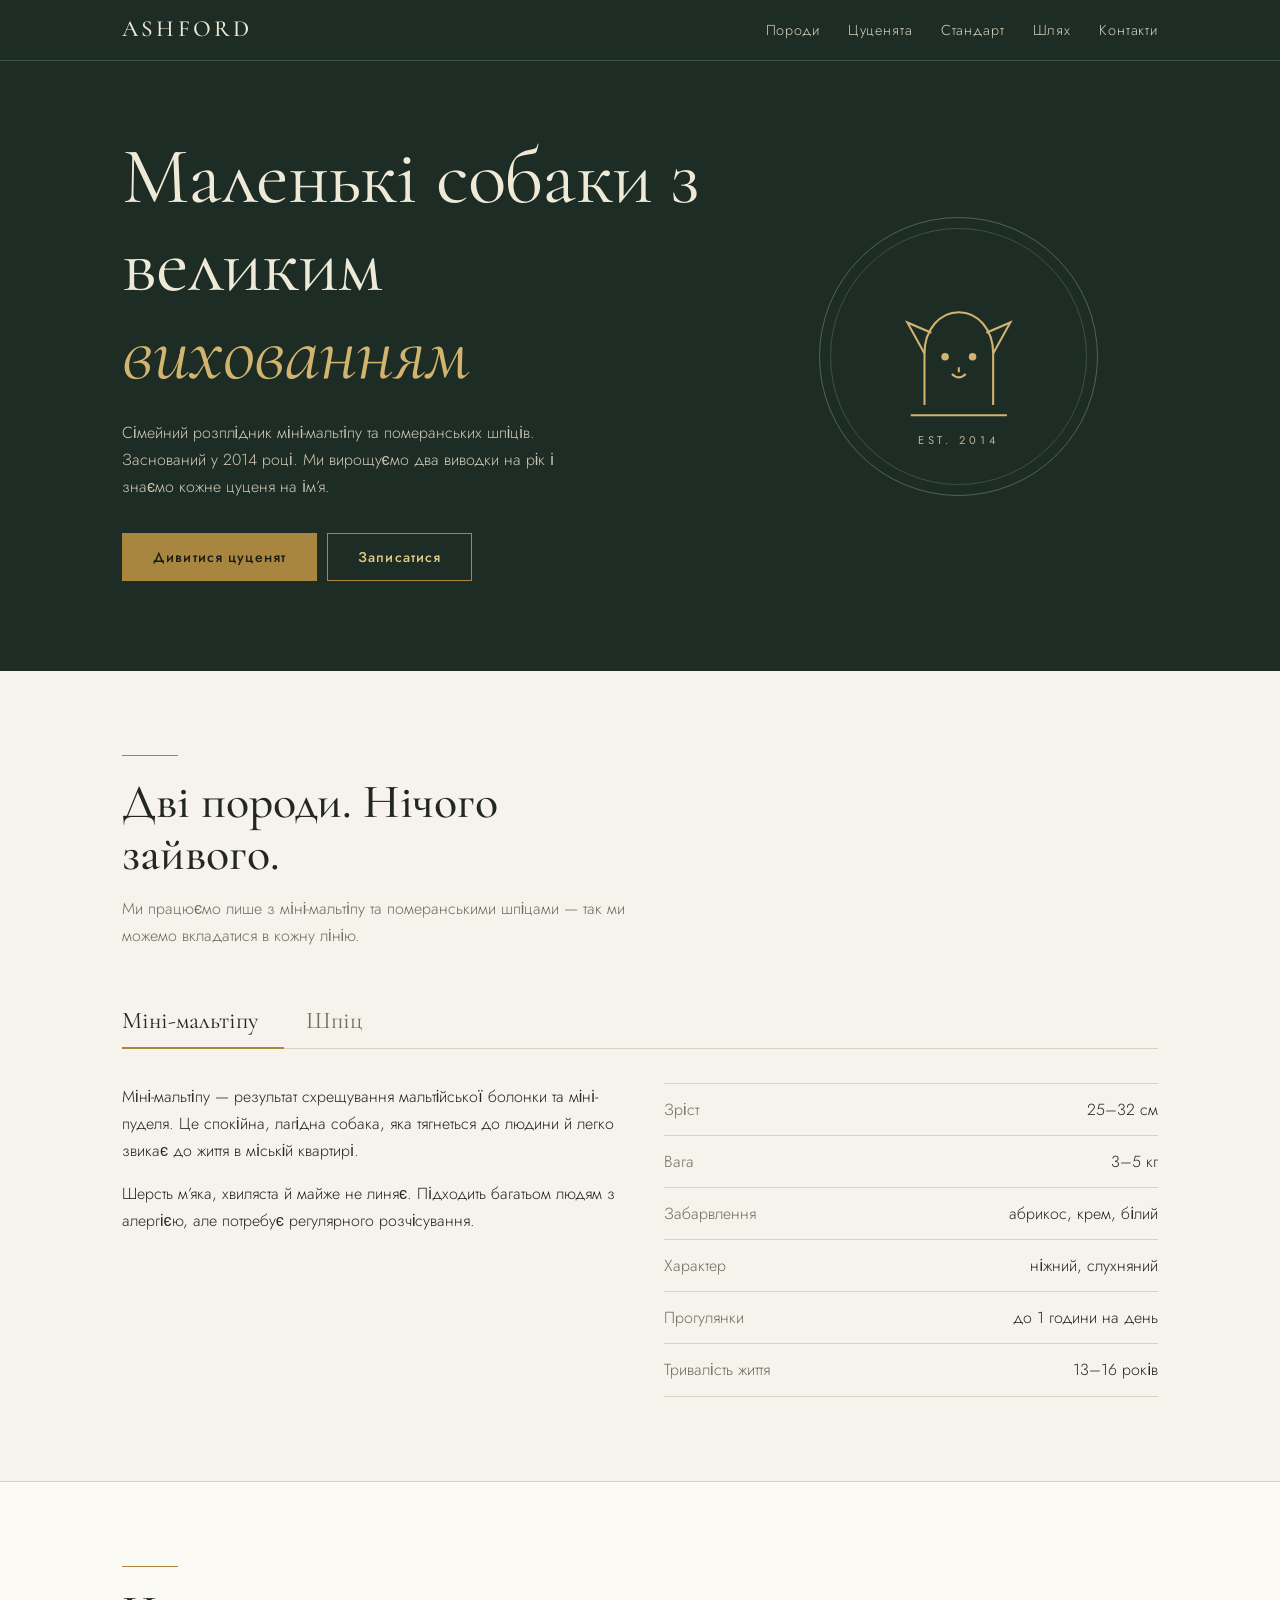
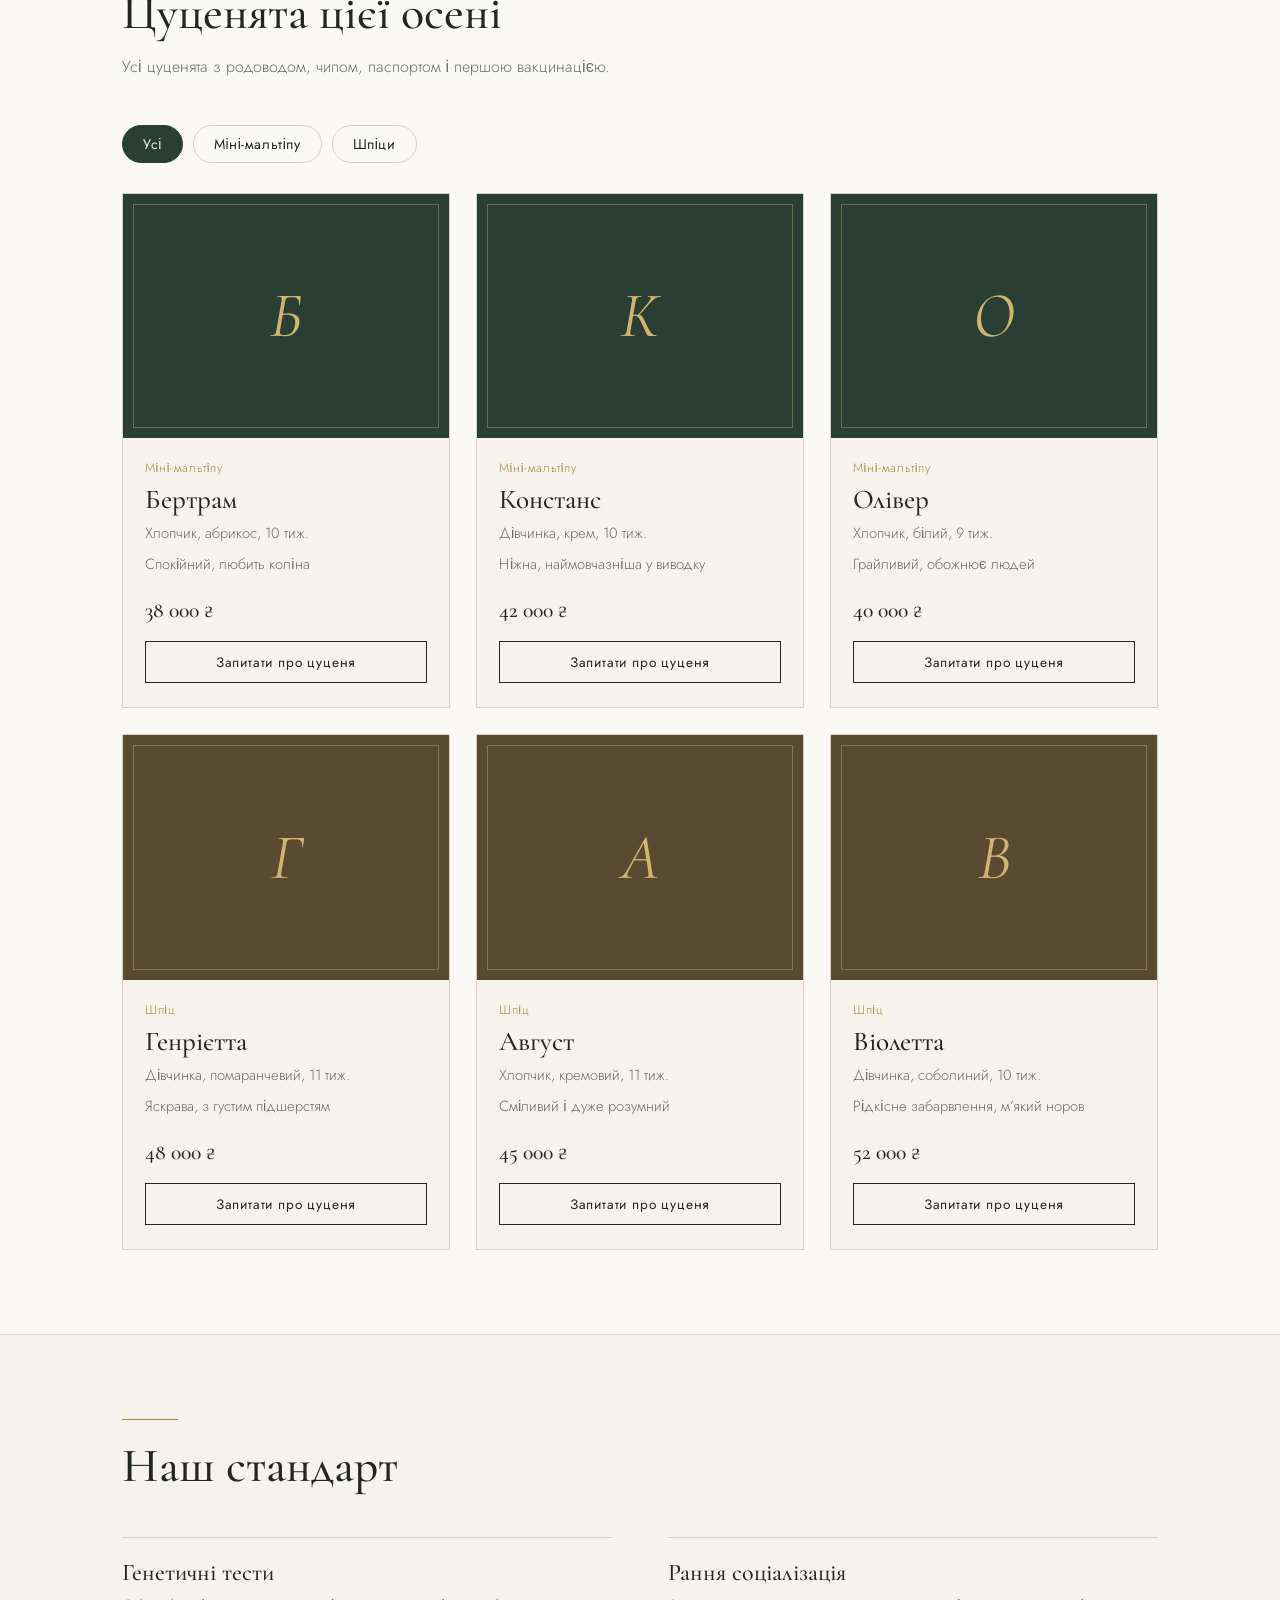
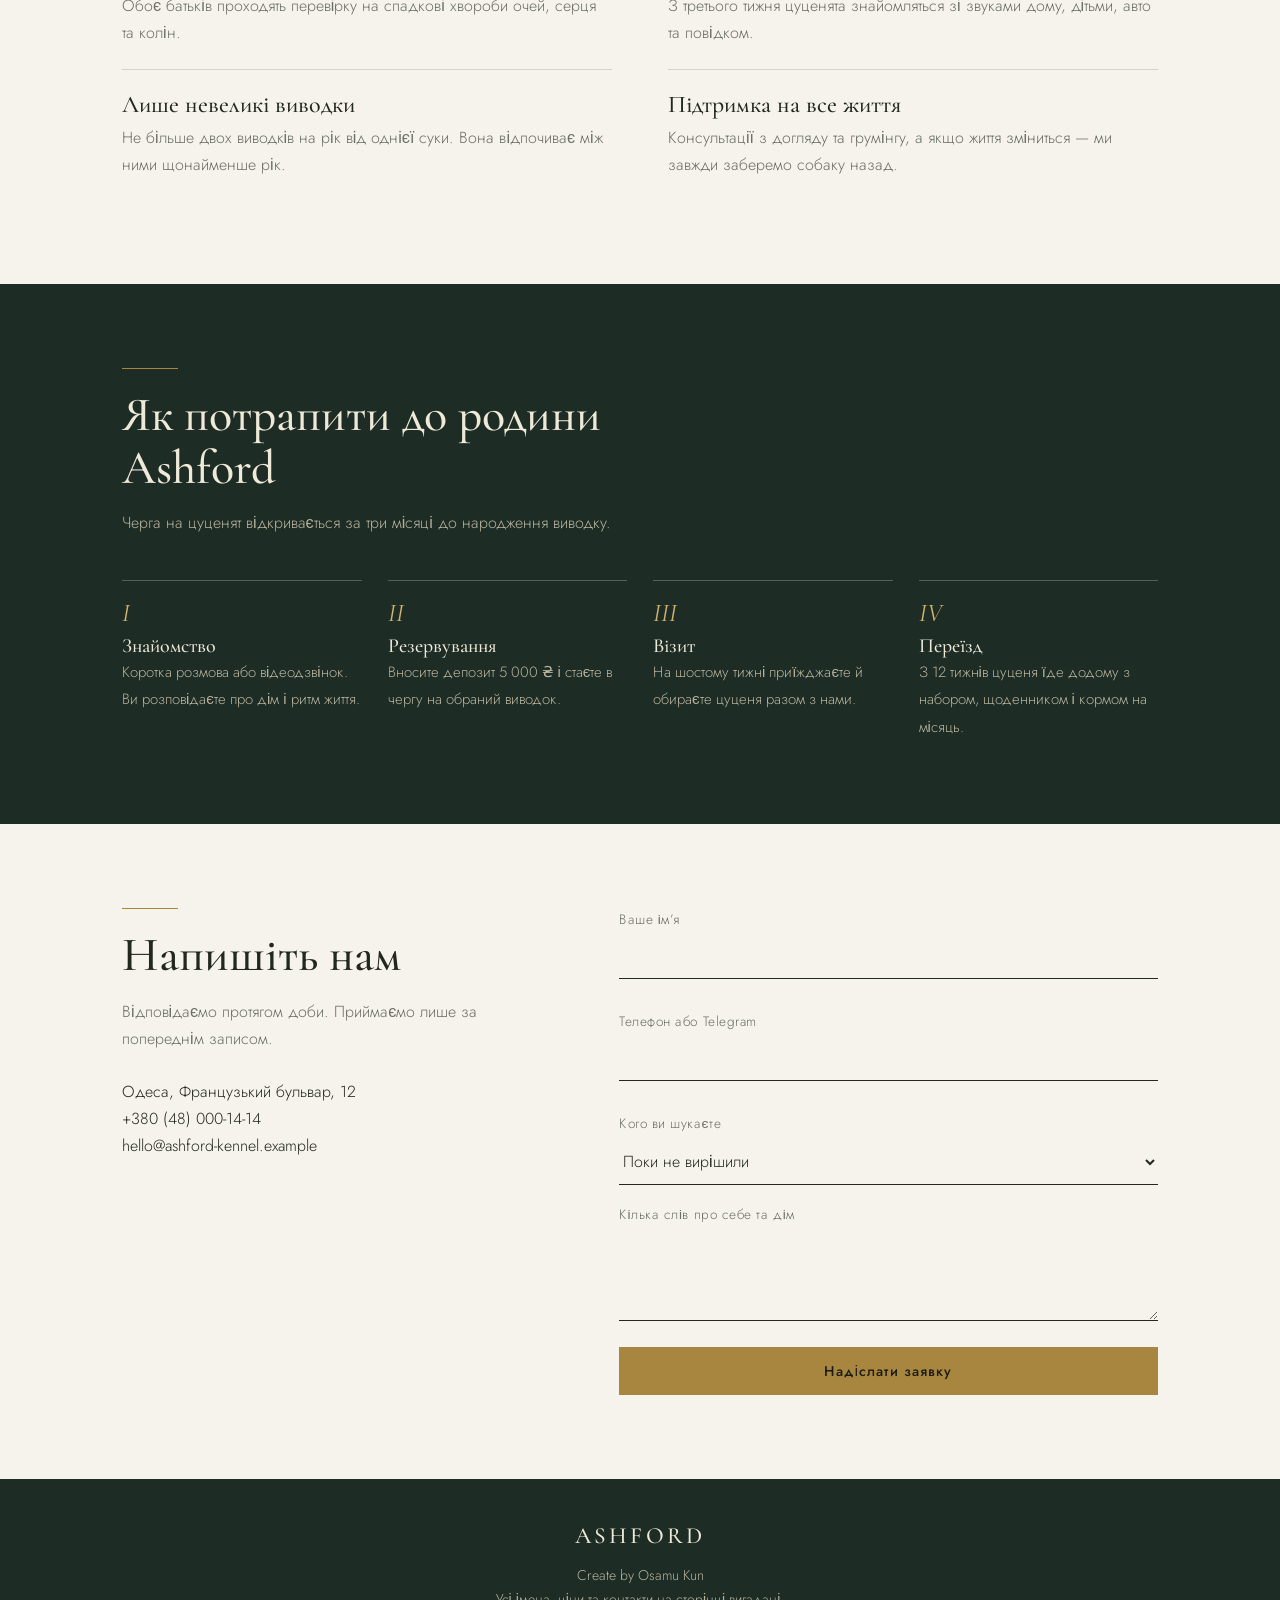
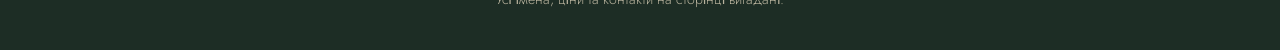
<file: index.html>
<!DOCTYPE html>
<html lang="uk">
<head>
<meta charset="utf-8">
<meta name="viewport" content="width=device-width, initial-scale=1, viewport-fit=cover">
<title>Ashford — розплідник міні-мальтіпу та шпіців</title>
<link rel="preconnect" href="https://fonts.googleapis.com">
<link href="https://fonts.googleapis.com/css2?family=Cormorant+Garamond:ital,wght@0,400;0,500;0,600;1,400&family=Jost:wght@300;400;500&display=swap&subset=cyrillic" rel="stylesheet">
<link rel="stylesheet" href="style.css">
</head>
<body>
<header>
  <div class="wrap bar">
    <a class="logo" href="#top">ASHFORD</a>
    <button class="burger" aria-label="Меню" aria-expanded="false"><span></span><span></span><span></span></button>
    <nav id="nav">
      <a href="#breeds">Породи</a><a href="#dogs">Цуценята</a><a href="#standard">Стандарт</a><a href="#path">Шлях</a><a href="#contact">Контакти</a>
    </nav>
  </div>
</header>

<main id="top">
<div class="hero">
  <div class="wrap">
    <div>
      <h1>Маленькі собаки з великим <i>вихованням</i></h1>
      <p>Сімейний розплідник міні-мальтіпу та померанських шпіців. Заснований у 2014 році. Ми вирощуємо два виводки на рік і знаємо кожне цуценя на ім’я.</p>
      <a class="btn" href="#dogs">Дивитися цуценят</a><a class="btn ghost" href="#contact">Записатися</a>
    </div>
    <div class="crest">
      <svg viewBox="0 0 100 100" fill="none" stroke="#d3b46f" stroke-width="1.2" aria-hidden="true">
        <path d="M30 78V48c0-14 9-24 20-24s20 10 20 24v30"/>
        <path d="M30 48 20 30l14 6M70 48l10-18-14 6"/>
        <circle cx="42" cy="50" r="1.6" fill="#d3b46f"/><circle cx="58" cy="50" r="1.6" fill="#d3b46f"/>
        <path d="M46 60q4 4 8 0M50 56v3"/>
        <path d="M22 84h56" />
      </svg>
      <small>EST. 2014</small>
    </div>
  </div>
</div>

<section id="breeds">
  <div class="wrap">
    <div class="head"><div class="rule"></div><h2>Дві породи. Нічого зайвого.</h2><p>Ми працюємо лише з міні-мальтіпу та померанськими шпіцами — так ми можемо вкладатися в кожну лінію.</p></div>
    <div class="tabs" role="tablist">
      <button class="tab" role="tab" aria-selected="true" data-b="mal">Міні-мальтіпу</button>
      <button class="tab" role="tab" aria-selected="false" data-b="spz">Шпіц</button>
    </div>
    <div class="breed" id="breedBox"></div>
  </div>
</section>

<section id="dogs" class="dogs-bg">
  <div class="wrap">
    <div class="head"><div class="rule"></div><h2>Цуценята цієї осені</h2><p>Усі цуценята з родоводом, чипом, паспортом і першою вакцинацією.</p></div>
    <div class="filters" id="filters">
      <button class="chip" aria-pressed="true" data-f="all">Усі</button>
      <button class="chip" aria-pressed="false" data-f="mal">Міні-мальтіпу</button>
      <button class="chip" aria-pressed="false" data-f="spz">Шпіци</button>
    </div>
    <div class="grid" id="grid"></div>
  </div>
</section>

<section id="standard">
  <div class="wrap">
    <div class="head"><div class="rule"></div><h2>Наш стандарт</h2></div>
    <div class="pro">
      <div><h3>Генетичні тести</h3><p>Обоє батьків проходять перевірку на спадкові хвороби очей, серця та колін.</p></div>
      <div><h3>Рання соціалізація</h3><p>З третього тижня цуценята знайомляться зі звуками дому, дітьми, авто та повідком.</p></div>
      <div><h3>Лише невеликі виводки</h3><p>Не більше двох виводків на рік від однієї суки. Вона відпочиває між ними щонайменше рік.</p></div>
      <div><h3>Підтримка на все життя</h3><p>Консультації з догляду та грумінгу, а якщо життя зміниться — ми завжди заберемо собаку назад.</p></div>
    </div>
  </div>
</section>

<section id="path" class="steps">
  <div class="wrap">
    <div class="head"><div class="rule"></div><h2>Як потрапити до родини Ashford</h2><p>Черга на цуценят відкривається за три місяці до народження виводку.</p></div>
    <ol class="tl">
      <li><b>Знайомство</b><span>Коротка розмова або відеодзвінок. Ви розповідаєте про дім і ритм життя.</span></li>
      <li><b>Резервування</b><span>Вносите депозит 5 000 ₴ і стаєте в чергу на обраний виводок.</span></li>
      <li><b>Візит</b><span>На шостому тижні приїжджаєте й обираєте цуценя разом з нами.</span></li>
      <li><b>Переїзд</b><span>З 12 тижнів цуценя їде додому з набором, щоденником і кормом на місяць.</span></li>
    </ol>
  </div>
</section>

<section id="contact">
  <div class="wrap contact">
    <div>
      <div class="rule"></div>
      <h2 style="font-size:clamp(2rem,4.5vw,3rem)">Напишіть нам</h2>
      <p style="color:var(--muted);margin:16px 0 26px">Відповідаємо протягом доби. Приймаємо лише за попереднім записом.</p>
      <p style="margin:0">Одеса, Французький бульвар, 12<br>+380 (48) 000-14-14<br>hello@ashford-kennel.example</p>
    </div>
    <div>
      <form id="form" novalidate>
        <div><label for="n">Ваше ім’я</label><input id="n" autocomplete="name"><div class="err" id="en"></div></div>
        <div><label for="p">Телефон або Telegram</label><input id="p" autocomplete="tel"><div class="err" id="ep"></div></div>
        <div><label for="s">Кого ви шукаєте</label>
          <select id="s"><option value="">Поки не вирішили</option><option>Міні-мальтіпу</option><option>Померанський шпіц</option></select></div>
        <div><label for="m">Кілька слів про себе та дім</label><textarea id="m" rows="3"></textarea></div>
        <button class="btn" type="submit">Надіслати заявку</button>
      </form>
      <div class="ok" id="ok"></div>
    </div>
  </div>
</section>
</main>

<footer>
  <div class="wrap"><a class="logo" href="#top">ASHFORD</a>Create by Osamu Kun<br>Усі імена, ціни та контакти на сторінці вигадані.</div>
</footer>

<script src="script.js"></script>
</body>
</html>
</file>
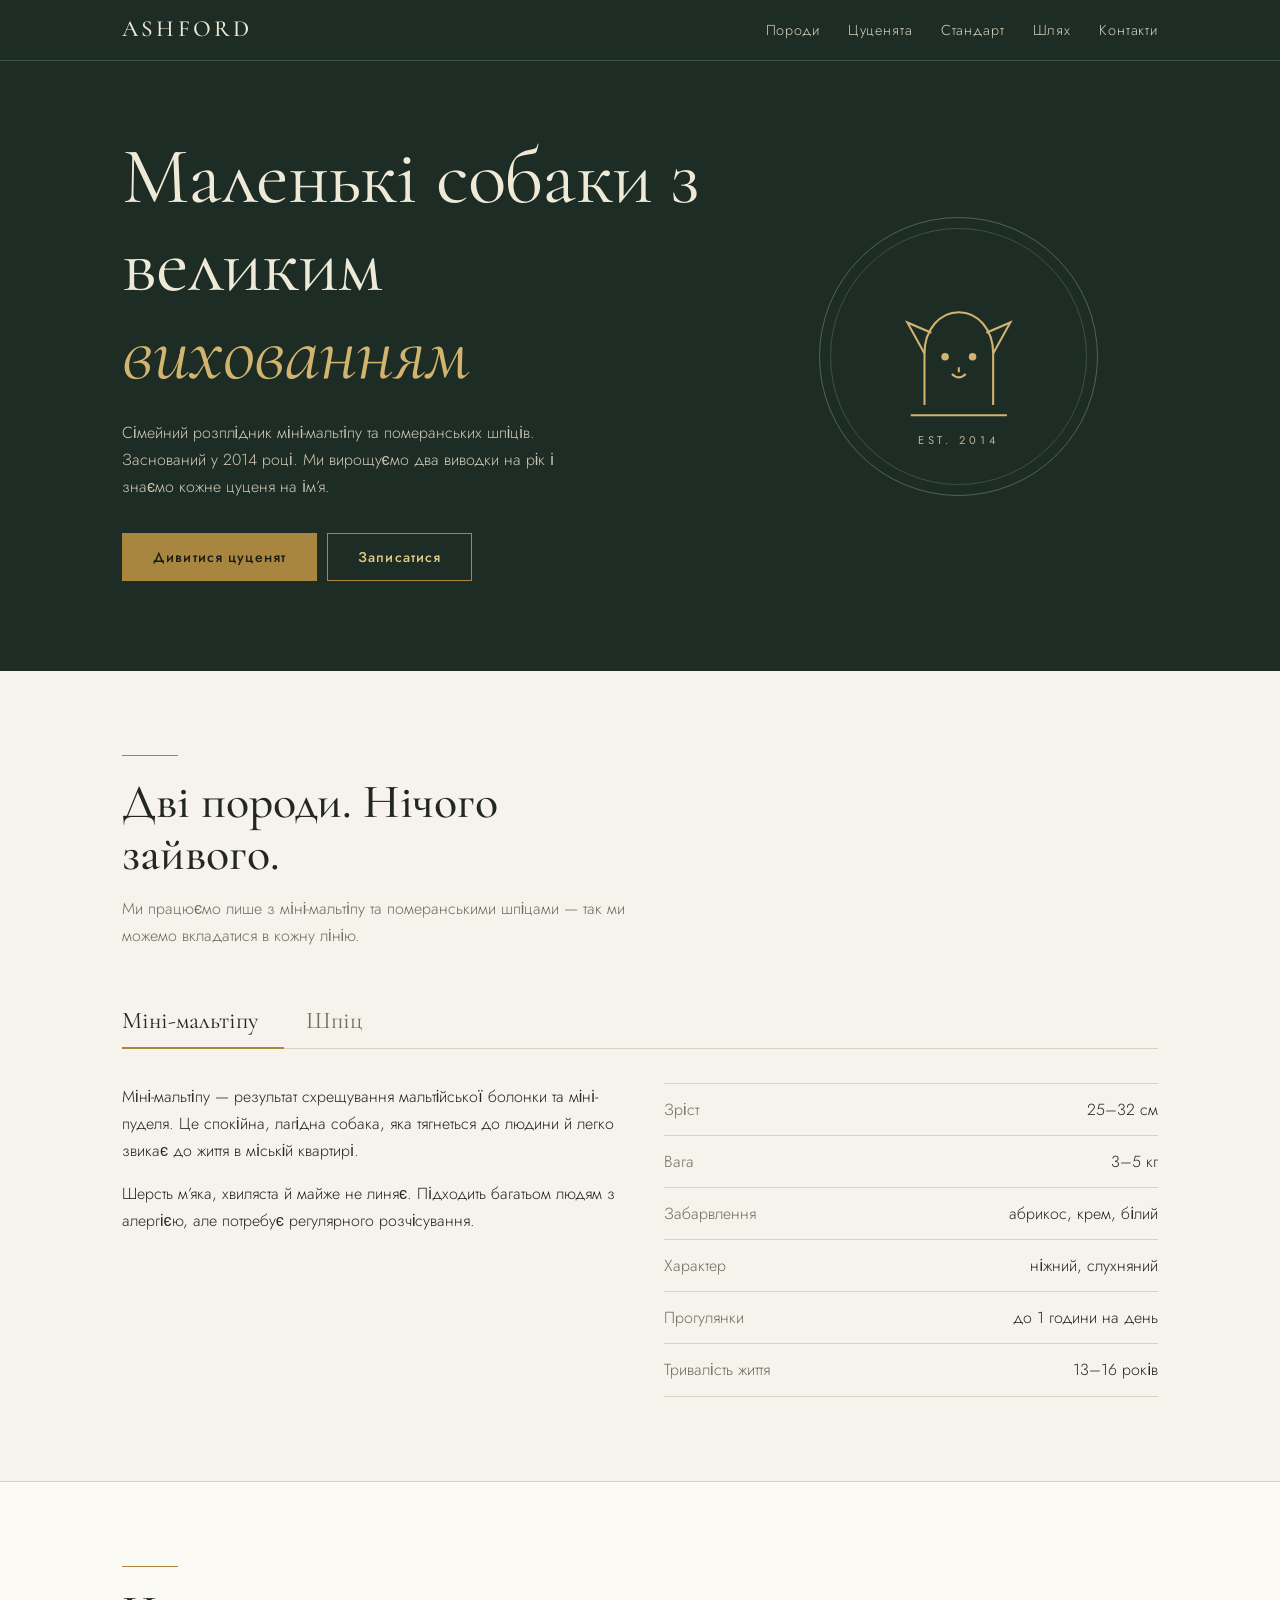
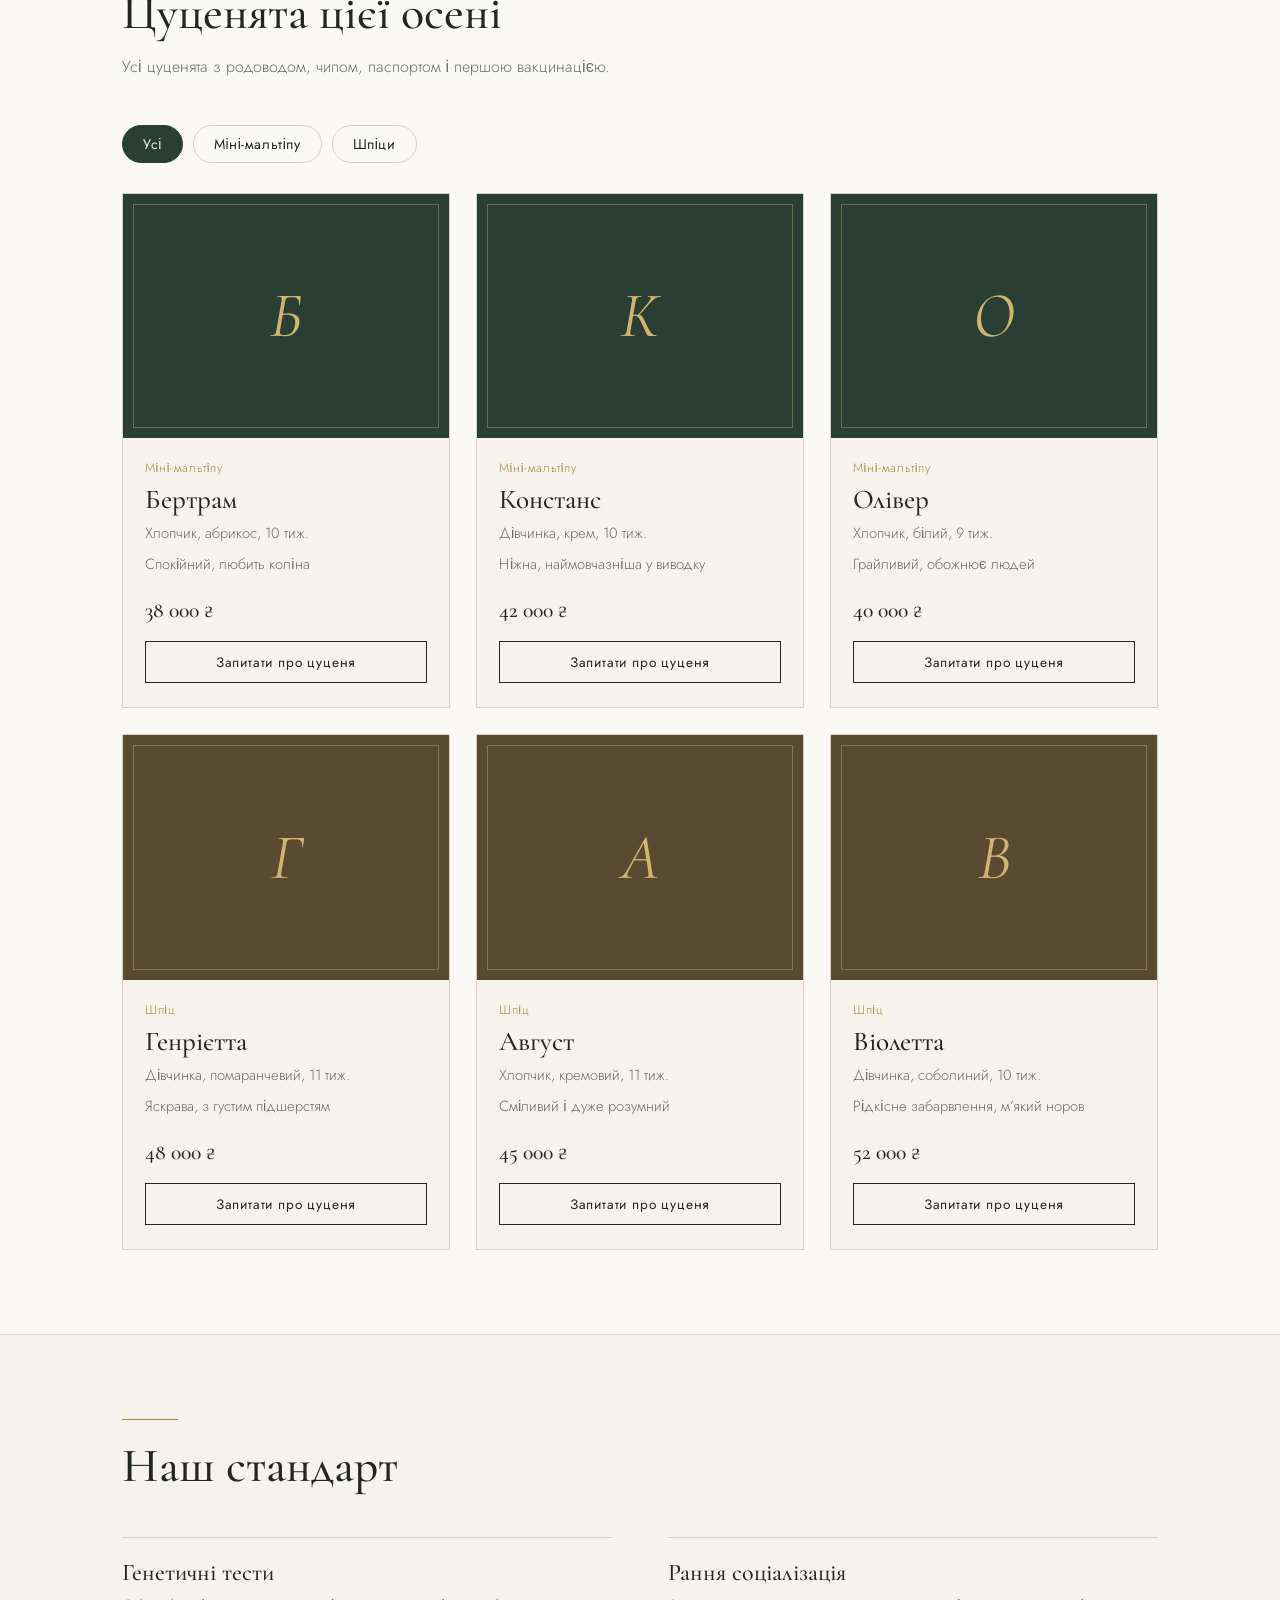
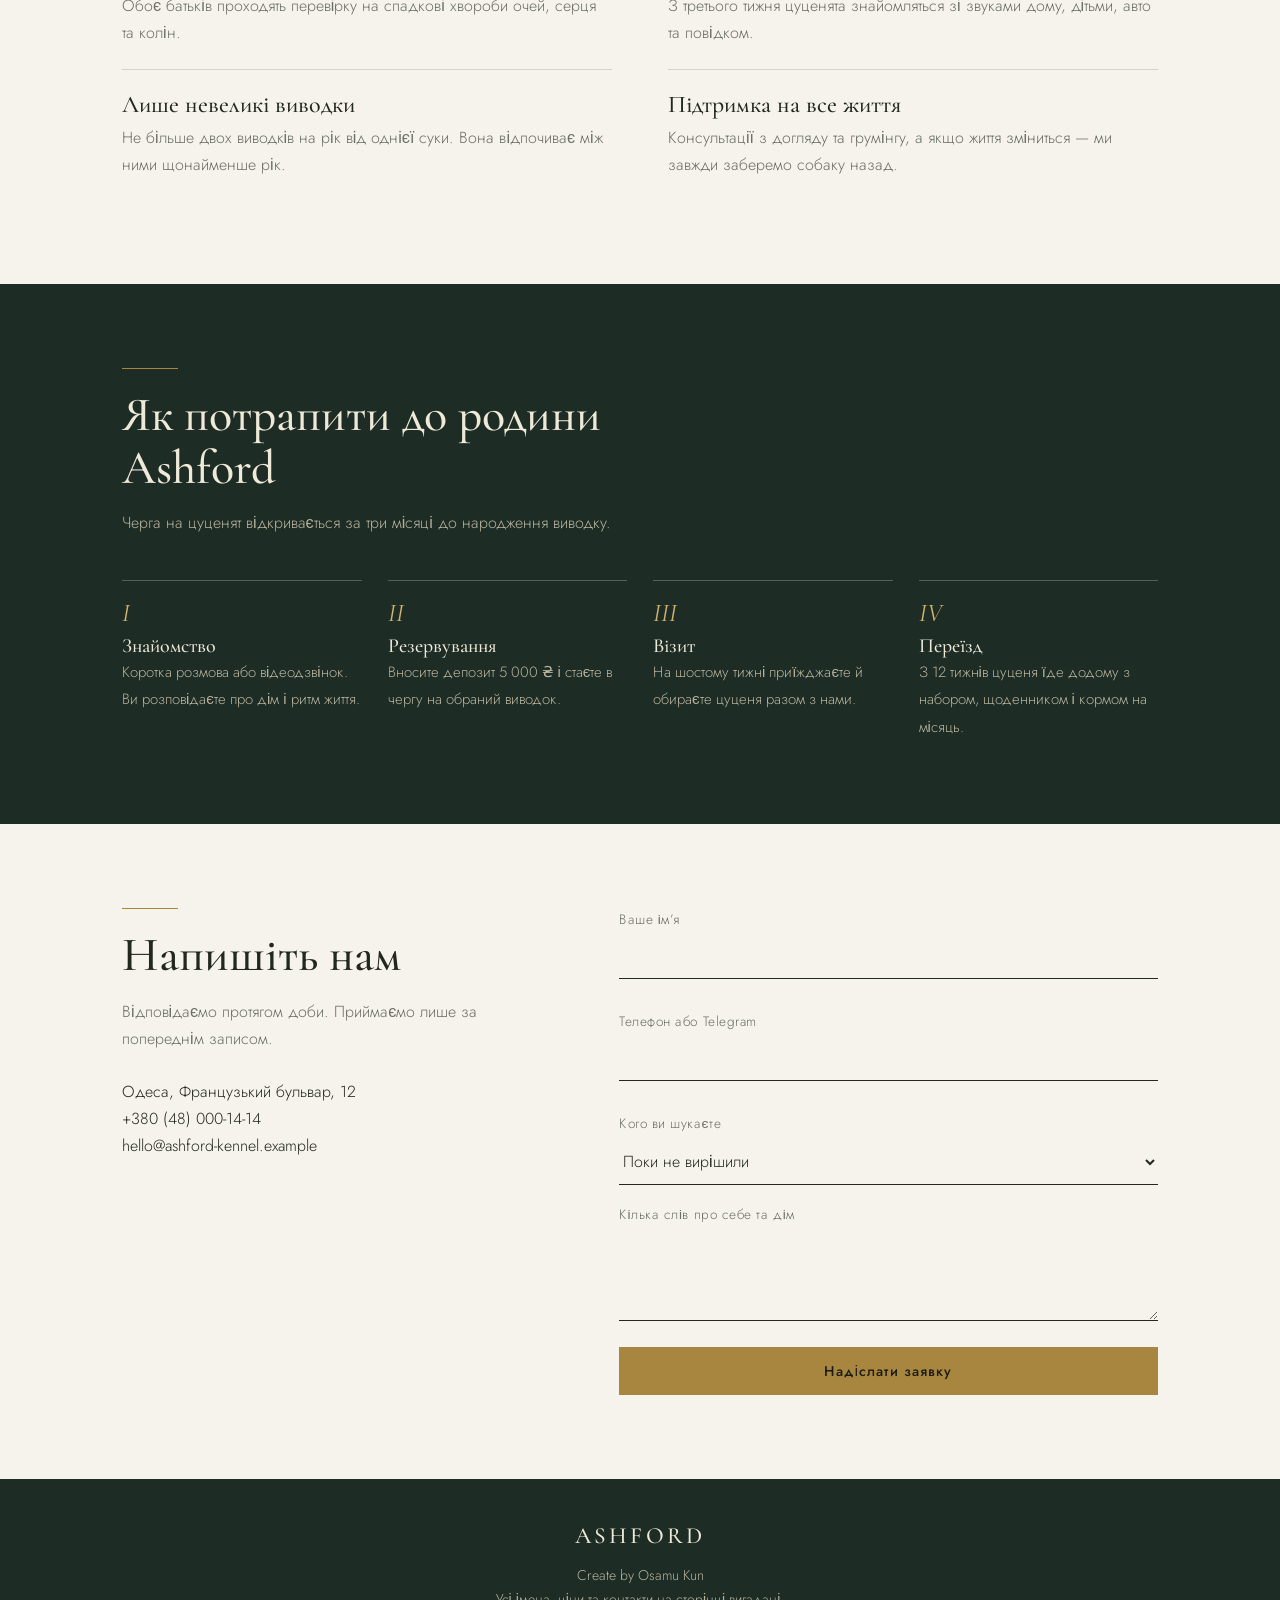
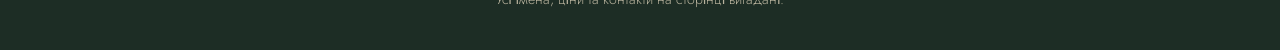
<file: main.html>
<!DOCTYPE html>
<html lang="uk">
<head>
<meta charset="utf-8">
<meta name="viewport" content="width=device-width, initial-scale=1, viewport-fit=cover">
<title>Ashford — розплідник міні-мальтіпу та шпіців</title>
<link rel="preconnect" href="https://fonts.googleapis.com">
<link href="https://fonts.googleapis.com/css2?family=Cormorant+Garamond:ital,wght@0,400;0,500;0,600;1,400&family=Jost:wght@300;400;500&display=swap&subset=cyrillic" rel="stylesheet">
<link rel="stylesheet" href="style.css">
</head>
<body>
<header>
  <div class="wrap bar">
    <a class="logo" href="#top">ASHFORD</a>
    <button class="burger" aria-label="Меню" aria-expanded="false"><span></span><span></span><span></span></button>
    <nav id="nav">
      <a href="#breeds">Породи</a><a href="#dogs">Цуценята</a><a href="#standard">Стандарт</a><a href="#path">Шлях</a><a href="#contact">Контакти</a>
    </nav>
  </div>
</header>

<main id="top">
<div class="hero">
  <div class="wrap">
    <div>
      <h1>Маленькі собаки з великим <i>вихованням</i></h1>
      <p>Сімейний розплідник міні-мальтіпу та померанських шпіців. Заснований у 2014 році. Ми вирощуємо два виводки на рік і знаємо кожне цуценя на ім’я.</p>
      <a class="btn" href="#dogs">Дивитися цуценят</a><a class="btn ghost" href="#contact">Записатися</a>
    </div>
    <div class="crest">
      <svg viewBox="0 0 100 100" fill="none" stroke="#d3b46f" stroke-width="1.2" aria-hidden="true">
        <path d="M30 78V48c0-14 9-24 20-24s20 10 20 24v30"/>
        <path d="M30 48 20 30l14 6M70 48l10-18-14 6"/>
        <circle cx="42" cy="50" r="1.6" fill="#d3b46f"/><circle cx="58" cy="50" r="1.6" fill="#d3b46f"/>
        <path d="M46 60q4 4 8 0M50 56v3"/>
        <path d="M22 84h56" />
      </svg>
      <small>EST. 2014</small>
    </div>
  </div>
</div>

<section id="breeds">
  <div class="wrap">
    <div class="head"><div class="rule"></div><h2>Дві породи. Нічого зайвого.</h2><p>Ми працюємо лише з міні-мальтіпу та померанськими шпіцами — так ми можемо вкладатися в кожну лінію.</p></div>
    <div class="tabs" role="tablist">
      <button class="tab" role="tab" aria-selected="true" data-b="mal">Міні-мальтіпу</button>
      <button class="tab" role="tab" aria-selected="false" data-b="spz">Шпіц</button>
    </div>
    <div class="breed" id="breedBox"></div>
  </div>
</section>

<section id="dogs" class="dogs-bg">
  <div class="wrap">
    <div class="head"><div class="rule"></div><h2>Цуценята цієї осені</h2><p>Усі цуценята з родоводом, чипом, паспортом і першою вакцинацією.</p></div>
    <div class="filters" id="filters">
      <button class="chip" aria-pressed="true" data-f="all">Усі</button>
      <button class="chip" aria-pressed="false" data-f="mal">Міні-мальтіпу</button>
      <button class="chip" aria-pressed="false" data-f="spz">Шпіци</button>
    </div>
    <div class="grid" id="grid"></div>
  </div>
</section>

<section id="standard">
  <div class="wrap">
    <div class="head"><div class="rule"></div><h2>Наш стандарт</h2></div>
    <div class="pro">
      <div><h3>Генетичні тести</h3><p>Обоє батьків проходять перевірку на спадкові хвороби очей, серця та колін.</p></div>
      <div><h3>Рання соціалізація</h3><p>З третього тижня цуценята знайомляться зі звуками дому, дітьми, авто та повідком.</p></div>
      <div><h3>Лише невеликі виводки</h3><p>Не більше двох виводків на рік від однієї суки. Вона відпочиває між ними щонайменше рік.</p></div>
      <div><h3>Підтримка на все життя</h3><p>Консультації з догляду та грумінгу, а якщо життя зміниться — ми завжди заберемо собаку назад.</p></div>
    </div>
  </div>
</section>

<section id="path" class="steps">
  <div class="wrap">
    <div class="head"><div class="rule"></div><h2>Як потрапити до родини Ashford</h2><p>Черга на цуценят відкривається за три місяці до народження виводку.</p></div>
    <ol class="tl">
      <li><b>Знайомство</b><span>Коротка розмова або відеодзвінок. Ви розповідаєте про дім і ритм життя.</span></li>
      <li><b>Резервування</b><span>Вносите депозит 5 000 ₴ і стаєте в чергу на обраний виводок.</span></li>
      <li><b>Візит</b><span>На шостому тижні приїжджаєте й обираєте цуценя разом з нами.</span></li>
      <li><b>Переїзд</b><span>З 12 тижнів цуценя їде додому з набором, щоденником і кормом на місяць.</span></li>
    </ol>
  </div>
</section>

<section id="contact">
  <div class="wrap contact">
    <div>
      <div class="rule"></div>
      <h2 style="font-size:clamp(2rem,4.5vw,3rem)">Напишіть нам</h2>
      <p style="color:var(--muted);margin:16px 0 26px">Відповідаємо протягом доби. Приймаємо лише за попереднім записом.</p>
      <p style="margin:0">Одеса, Французький бульвар, 12<br>+380 (48) 000-14-14<br>hello@ashford-kennel.example</p>
    </div>
    <div>
      <form id="form" novalidate>
        <div><label for="n">Ваше ім’я</label><input id="n" autocomplete="name"><div class="err" id="en"></div></div>
        <div><label for="p">Телефон або Telegram</label><input id="p" autocomplete="tel"><div class="err" id="ep"></div></div>
        <div><label for="s">Кого ви шукаєте</label>
          <select id="s"><option value="">Поки не вирішили</option><option>Міні-мальтіпу</option><option>Померанський шпіц</option></select></div>
        <div><label for="m">Кілька слів про себе та дім</label><textarea id="m" rows="3"></textarea></div>
        <button class="btn" type="submit">Надіслати заявку</button>
      </form>
      <div class="ok" id="ok"></div>
    </div>
  </div>
</section>
</main>

<footer>
  <div class="wrap"><a class="logo" href="#top">ASHFORD</a>Create by Osamu Kun<br>Усі імена, ціни та контакти на сторінці вигадані.</div>
</footer>

<script src="script.js"></script>
</body>
</html>
</file>
<file: style.css>
:root{
  --green:#1d2d25; --green2:#2a3f34; --ivory:#f6f3ec; --paper:#fbf9f4; --ink:#22281f;
  --brass:#a8863f; --line:#d9d2c0; --muted:#6a6f62;
  --serif:"Cormorant Garamond",Georgia,"Times New Roman",serif;
  --sans:"Jost","Helvetica Neue",Arial,sans-serif;
  box-sizing:border-box;padding-top:env(safe-area-inset-top,0px);padding-bottom:env(safe-area-inset-bottom,0px);
}
@media (prefers-color-scheme:dark){
  :root:not([data-theme="light"]){--ivory:#18211c;--paper:#1d2822;--ink:#ece6d6;--line:#34443b;--muted:#a3a893;--brass:#c4a25a}
}
html{scroll-behavior:smooth;scroll-padding-top:70px}
*{box-sizing:border-box}
body{margin:0;background:var(--ivory);color:var(--ink);font-family:var(--sans);font-weight:300;font-size:16px;line-height:1.7}
h1,h2,h3{font-family:var(--serif);font-weight:500;line-height:1.1;margin:0}
a{color:inherit}
:focus-visible{outline:2px solid var(--brass);outline-offset:3px}
.wrap{max-width:1080px;margin:0 auto;padding:0 22px}

/* header */
header{position:sticky;top:0;z-index:20;background:var(--green);color:#efe9d8;border-bottom:1px solid #3b5246}
.bar{display:flex;align-items:center;justify-content:space-between;height:60px}
.logo{font-family:var(--serif);font-size:1.45rem;letter-spacing:.14em;text-decoration:none;font-weight:500}
nav a{margin-left:28px;text-decoration:none;font-size:.9rem;letter-spacing:.06em;color:#d8d2bf}
nav a:hover{color:#fff}
.burger{display:none;background:none;border:0;color:inherit;width:44px;height:44px;cursor:pointer}
.burger span{display:block;width:22px;height:1px;background:currentColor;margin:6px auto;transition:.25s}

/* hero */
.hero{background:var(--green);color:#efe9d8;padding:72px 0 90px;position:relative;overflow:hidden}
.hero .wrap{display:grid;grid-template-columns:1.2fr .8fr;gap:40px;align-items:center}
.hero h1{font-size:clamp(2.6rem,7vw,5rem);font-weight:400;letter-spacing:-.01em}
.hero h1 i{color:#d3b46f}
.hero p{max-width:30em;color:#cfc9b6;margin:22px 0 32px}
.btn{display:inline-block;border:1px solid var(--brass);background:var(--brass);color:#1a1c14;padding:13px 30px;font:500 .88rem var(--sans);letter-spacing:.08em;text-decoration:none;cursor:pointer;transition:.2s}
.btn:hover{background:transparent;color:#e3c987}
.btn.ghost{background:transparent;color:#e3c987;margin-left:10px}
.btn.ghost:hover{background:var(--brass);color:#1a1c14}
.crest{justify-self:center;width:min(300px,70%);aspect-ratio:1;border:1px solid #4d6556;border-radius:50%;display:grid;place-items:center;position:relative}
.crest::before{content:"";position:absolute;inset:10px;border:1px solid #3b5246;border-radius:50%}
.crest svg{width:62%}
.crest small{position:absolute;bottom:17%;font:400 .7rem var(--sans);letter-spacing:.35em;color:#b8b29d}

/* sections */
section{padding:84px 0}
.head{max-width:34em;margin-bottom:44px}
.head h2{font-size:clamp(2rem,4.5vw,3rem)}
.head p{color:var(--muted);margin:14px 0 0}
.rule{width:56px;height:1px;background:var(--brass);margin:0 0 20px}

/* breeds */
.tabs{display:flex;gap:0;border-bottom:1px solid var(--line);margin-bottom:34px}
.tab{background:none;border:0;border-bottom:2px solid transparent;margin-bottom:-1px;padding:12px 26px 12px 0;margin-right:22px;font:400 1.5rem var(--serif);color:var(--muted);cursor:pointer}
.tab[aria-selected=true]{color:var(--ink);border-color:var(--brass)}
.breed{display:grid;grid-template-columns:1fr 1fr;gap:48px}
.breed p{margin:0 0 16px}
.facts{margin:0;padding:0;list-style:none;border-top:1px solid var(--line)}
.facts li{display:flex;justify-content:space-between;gap:16px;padding:12px 0;border-bottom:1px solid var(--line)}
.facts span:first-child{color:var(--muted)}
.facts span:last-child{text-align:right}

/* dogs */
.dogs-bg{background:var(--paper);border-top:1px solid var(--line);border-bottom:1px solid var(--line)}
.filters{display:flex;gap:10px;flex-wrap:wrap;margin-bottom:30px}
.chip{border:1px solid var(--line);background:transparent;color:var(--ink);padding:8px 20px;font:400 .88rem var(--sans);letter-spacing:.04em;cursor:pointer;border-radius:30px}
.chip[aria-pressed=true]{background:var(--green2);border-color:var(--green2);color:#efe9d8}
.grid{display:grid;grid-template-columns:repeat(3,1fr);gap:26px}
.card{background:var(--ivory);border:1px solid var(--line);display:flex;flex-direction:column}
.portrait{aspect-ratio:4/3;display:grid;place-items:center;background:var(--green2);color:#d3b46f;font:italic 400 4rem var(--serif);position:relative}
.portrait.sp{background:#5b4a32}
.portrait::after{content:"";position:absolute;inset:10px;border:1px solid rgba(211,180,111,.4)}
.card .in{padding:20px 22px 24px;display:flex;flex-direction:column;gap:6px;flex:1}
.card h3{font-size:1.7rem}
.card .sub{color:var(--muted);font-size:.92rem}
.card .price{font:500 1.35rem var(--serif);margin-top:auto;padding-top:14px}
.card button{margin-top:12px;background:none;border:1px solid var(--ink);color:var(--ink);padding:10px;font:400 .85rem var(--sans);letter-spacing:.06em;cursor:pointer;transition:.2s}
.card button:hover{background:var(--ink);color:var(--ivory)}
.tag{font-size:.78rem;color:var(--brass);letter-spacing:.05em}

/* standard */
.pro{display:grid;grid-template-columns:repeat(2,1fr);gap:0 56px}
.pro div{padding:22px 0;border-top:1px solid var(--line)}
.pro h3{font-size:1.5rem;margin-bottom:6px}
.pro p{margin:0;color:var(--muted)}

/* steps */
.steps{background:var(--green);color:#efe9d8}
.steps .head p{color:#b8b29d}
ol.tl{list-style:none;margin:0;padding:0;display:grid;grid-template-columns:repeat(4,1fr);gap:26px;counter-reset:s}
ol.tl li{counter-increment:s;border-top:1px solid #4d6556;padding-top:16px}
ol.tl li::before{content:counter(s,upper-roman);font:italic 1.6rem var(--serif);color:#d3b46f;display:block;margin-bottom:6px}
ol.tl b{font:500 1.25rem var(--serif);display:block}
ol.tl span{color:#b8b29d;font-size:.93rem}

/* form */
.contact{display:grid;grid-template-columns:.9fr 1.1fr;gap:56px}
form{display:grid;gap:18px}
label{font-size:.85rem;color:var(--muted);letter-spacing:.04em;display:block;margin-bottom:4px}
input,select,textarea{width:100%;background:transparent;border:0;border-bottom:1px solid var(--ink);padding:10px 0;font:300 1rem var(--sans);color:var(--ink);border-radius:0}
input:focus,select:focus,textarea:focus{outline:0;border-color:var(--brass)}
select option{color:#222}
.ok{display:none;border:1px solid var(--brass);padding:22px;font:italic 1.3rem var(--serif)}
.err{color:#a3402f;font-size:.82rem;min-height:1em}
footer{background:var(--green);color:#b8b29d;padding:38px 0;font-size:.88rem;text-align:center}
footer .logo{display:block;color:#efe9d8;margin-bottom:8px}

/* mobile */
@media(max-width:820px){
  .burger{display:block}
  nav{position:absolute;top:60px;left:0;right:0;background:var(--green);border-bottom:1px solid #3b5246;display:none;flex-direction:column;padding:8px 22px 20px}
  nav.open{display:flex}
  nav a{margin:0;padding:14px 0;border-bottom:1px solid #35493d}
  .burger.open span:nth-child(1){transform:translateY(7px) rotate(45deg)}
  .burger.open span:nth-child(2){opacity:0}
  .burger.open span:nth-child(3){transform:translateY(-7px) rotate(-45deg)}
  .hero{padding:48px 0 60px}.hero .wrap{grid-template-columns:1fr}
  .crest{order:-1;width:150px}.crest small{display:none}
  .btn.ghost{margin:12px 0 0}
  section{padding:56px 0}
  .breed,.contact,.pro{grid-template-columns:1fr;gap:26px}
  .grid{grid-template-columns:1fr}
  ol.tl{grid-template-columns:1fr 1fr;gap:22px}
  .tab{font-size:1.25rem;margin-right:6px}
}
@media(min-width:821px) and (max-width:980px){.grid{grid-template-columns:repeat(2,1fr)}}
@media(prefers-reduced-motion:reduce){*{transition:none!important;scroll-behavior:auto!important}}
</file>
